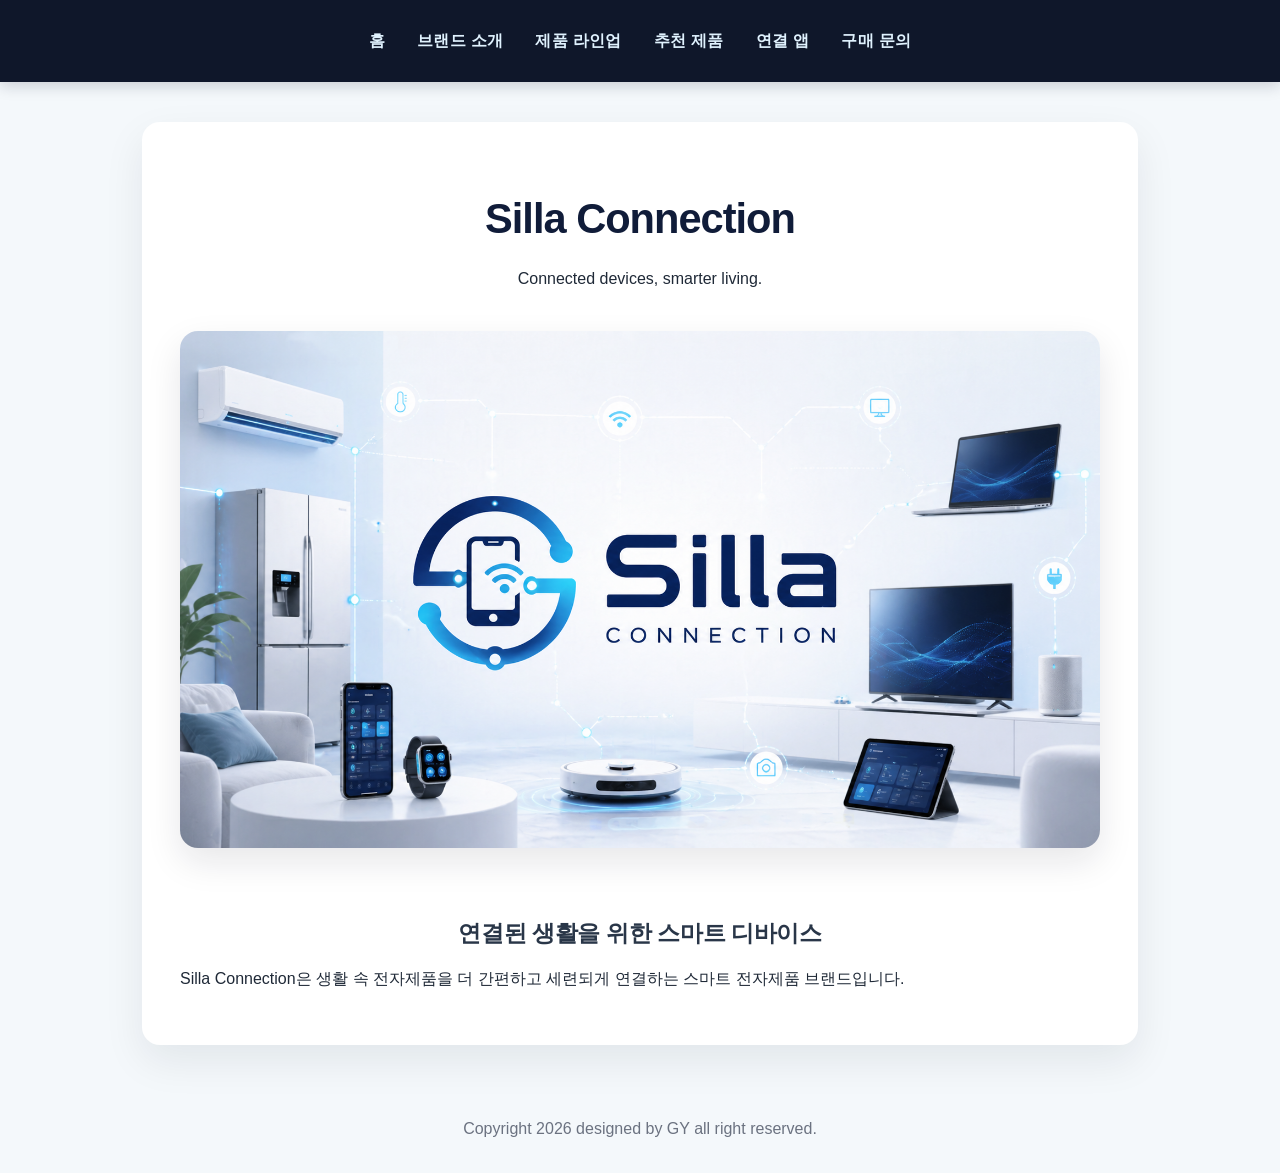
<file: index.html>
<!DOCTYPE html>
<html lang="ko">
<head>
    <meta charset="UTF-8">
    <meta name="viewport" content="width=device-width, initial-scale=1.0">
    <title>신라 커넥션 - 홈</title>
    <link rel="stylesheet" href="style.css">
</head>
<body>
    <nav>
        <a href="index.html">홈</a>
        <a href="about.html">브랜드 소개</a>
        <a href="products.html">제품 라인업</a>
        <a href="recommend.html">추천 제품</a>
        <a href="app.html">연결 앱</a>
        <a href="contact.html">구매 문의</a>
    </nav>
    
    <div class="container">
        <h1>Silla Connection</h1>
        <p style="text-align: center;">Connected devices, smarter living.</p>

        <img src="image/silla_connection_logo.png" alt="Silla Connection 스마트 전자제품 이미지">

        <h2>연결된 생활을 위한 스마트 디바이스</h2>
        <p>
            Silla Connection은 생활 속 전자제품을 더 간편하고 세련되게 연결하는 스마트 전자제품 브랜드입니다.
        </p>
    </div>
    <footer><p>Copyright 2026 designed by GY all right reserved.</p></footer>
</body>
</html>
</file>
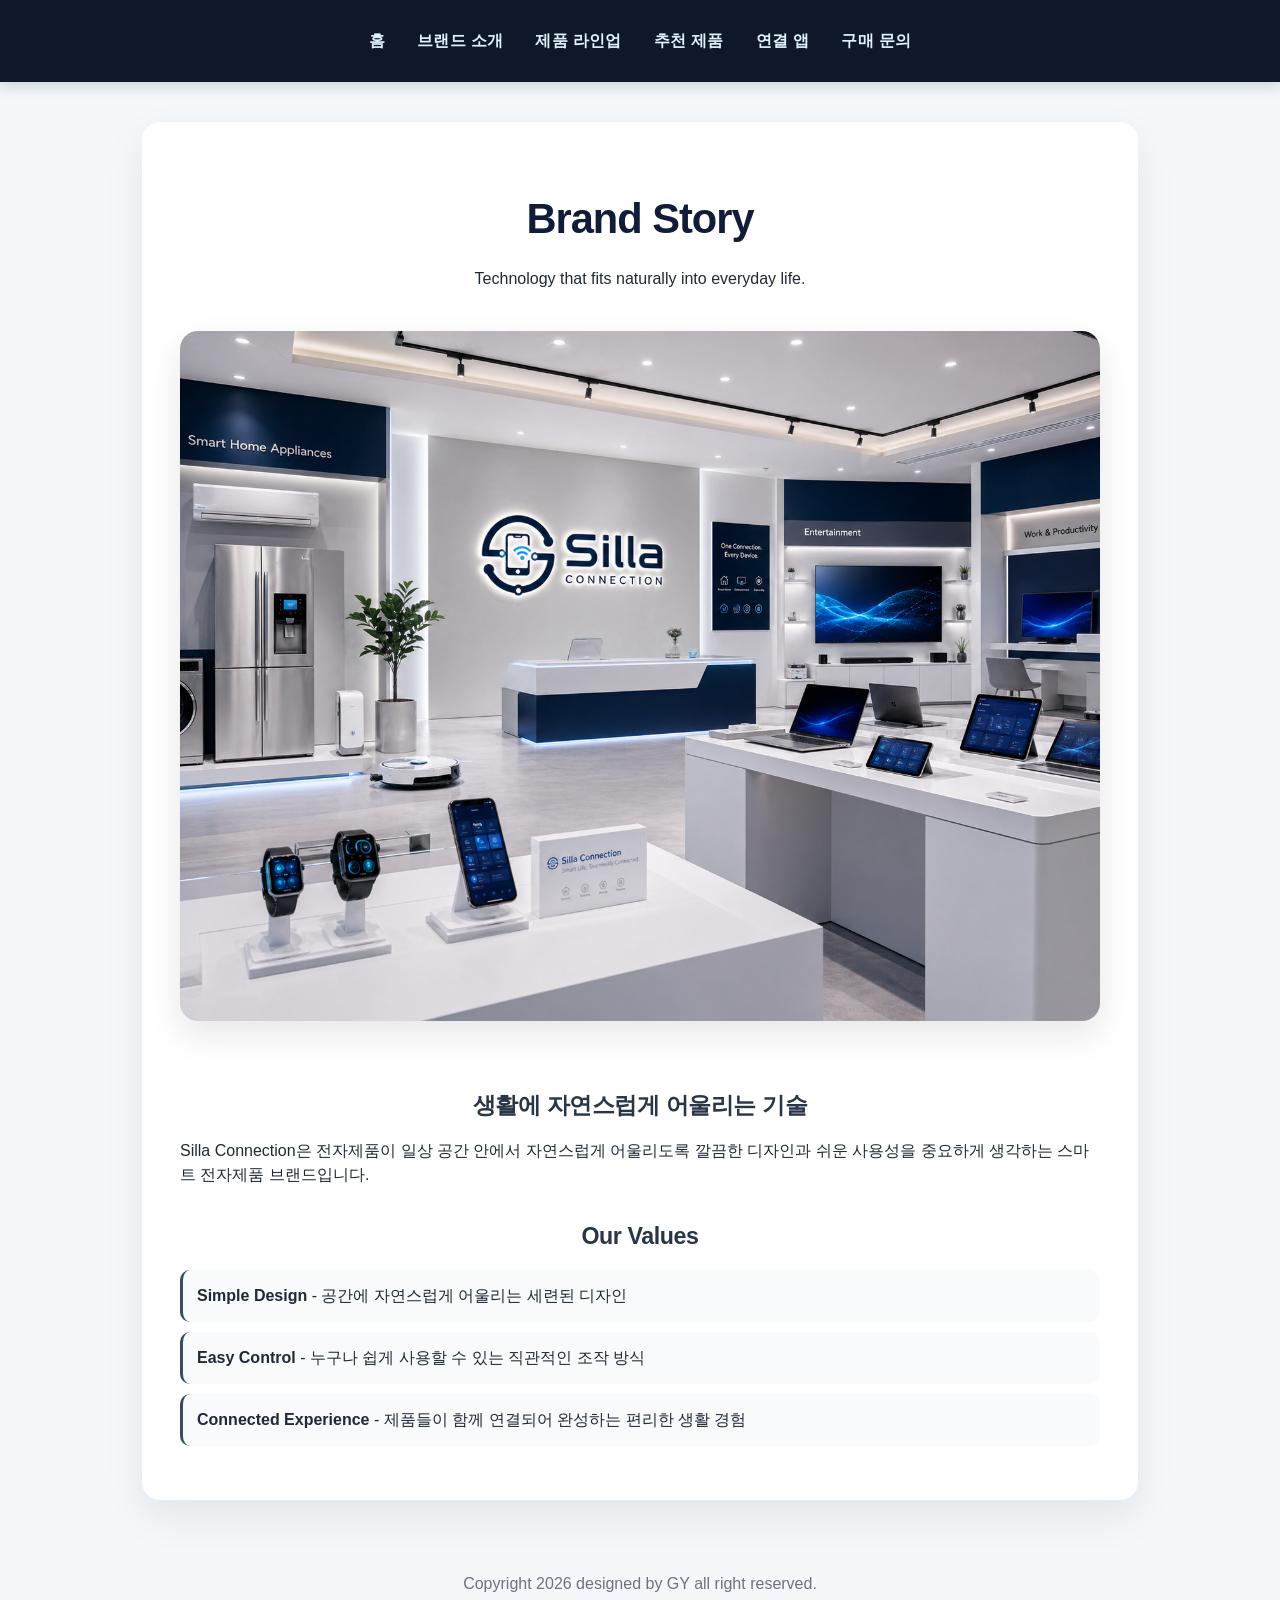
<file: about.html>
<!DOCTYPE html>
<html lang="ko">
<head>
    <meta charset="UTF-8">
    <meta name="viewport" content="width=device-width, initial-scale=1.0">
    <title>신라 커넥션 - 브랜드 소개</title>
    <link rel="stylesheet" href="style.css">
</head>
<body>
    <nav>
        <a href="index.html">홈</a>
        <a href="about.html">브랜드 소개</a>
        <a href="products.html">제품 라인업</a>
        <a href="recommend.html">추천 제품</a>
        <a href="app.html">연결 앱</a>
        <a href="contact.html">구매 문의</a>
    </nav>

    <div class="container">
        <h1>Brand Story</h1>
        <p style="text-align: center;">Technology that fits naturally into everyday life.</p>

        <img src="image/silla_store.png" alt="Silla Connection 오프라인 쇼룸 이미지">

        <h2>생활에 자연스럽게 어울리는 기술</h2>
        <p>
            Silla Connection은 전자제품이 일상 공간 안에서 자연스럽게 어울리도록
            깔끔한 디자인과 쉬운 사용성을 중요하게 생각하는 스마트 전자제품 브랜드입니다.
        </p>

        <h2>Our Values</h2>
        <ul>
            <li><strong>Simple Design</strong> - 공간에 자연스럽게 어울리는 세련된 디자인</li>
            <li><strong>Easy Control</strong> - 누구나 쉽게 사용할 수 있는 직관적인 조작 방식</li>
            <li><strong>Connected Experience</strong> - 제품들이 함께 연결되어 완성하는 편리한 생활 경험</li>
        </ul>

    </div>

    <footer><p>Copyright 2026 designed by GY all right reserved.</p></footer>
</body>
</html>
</file>
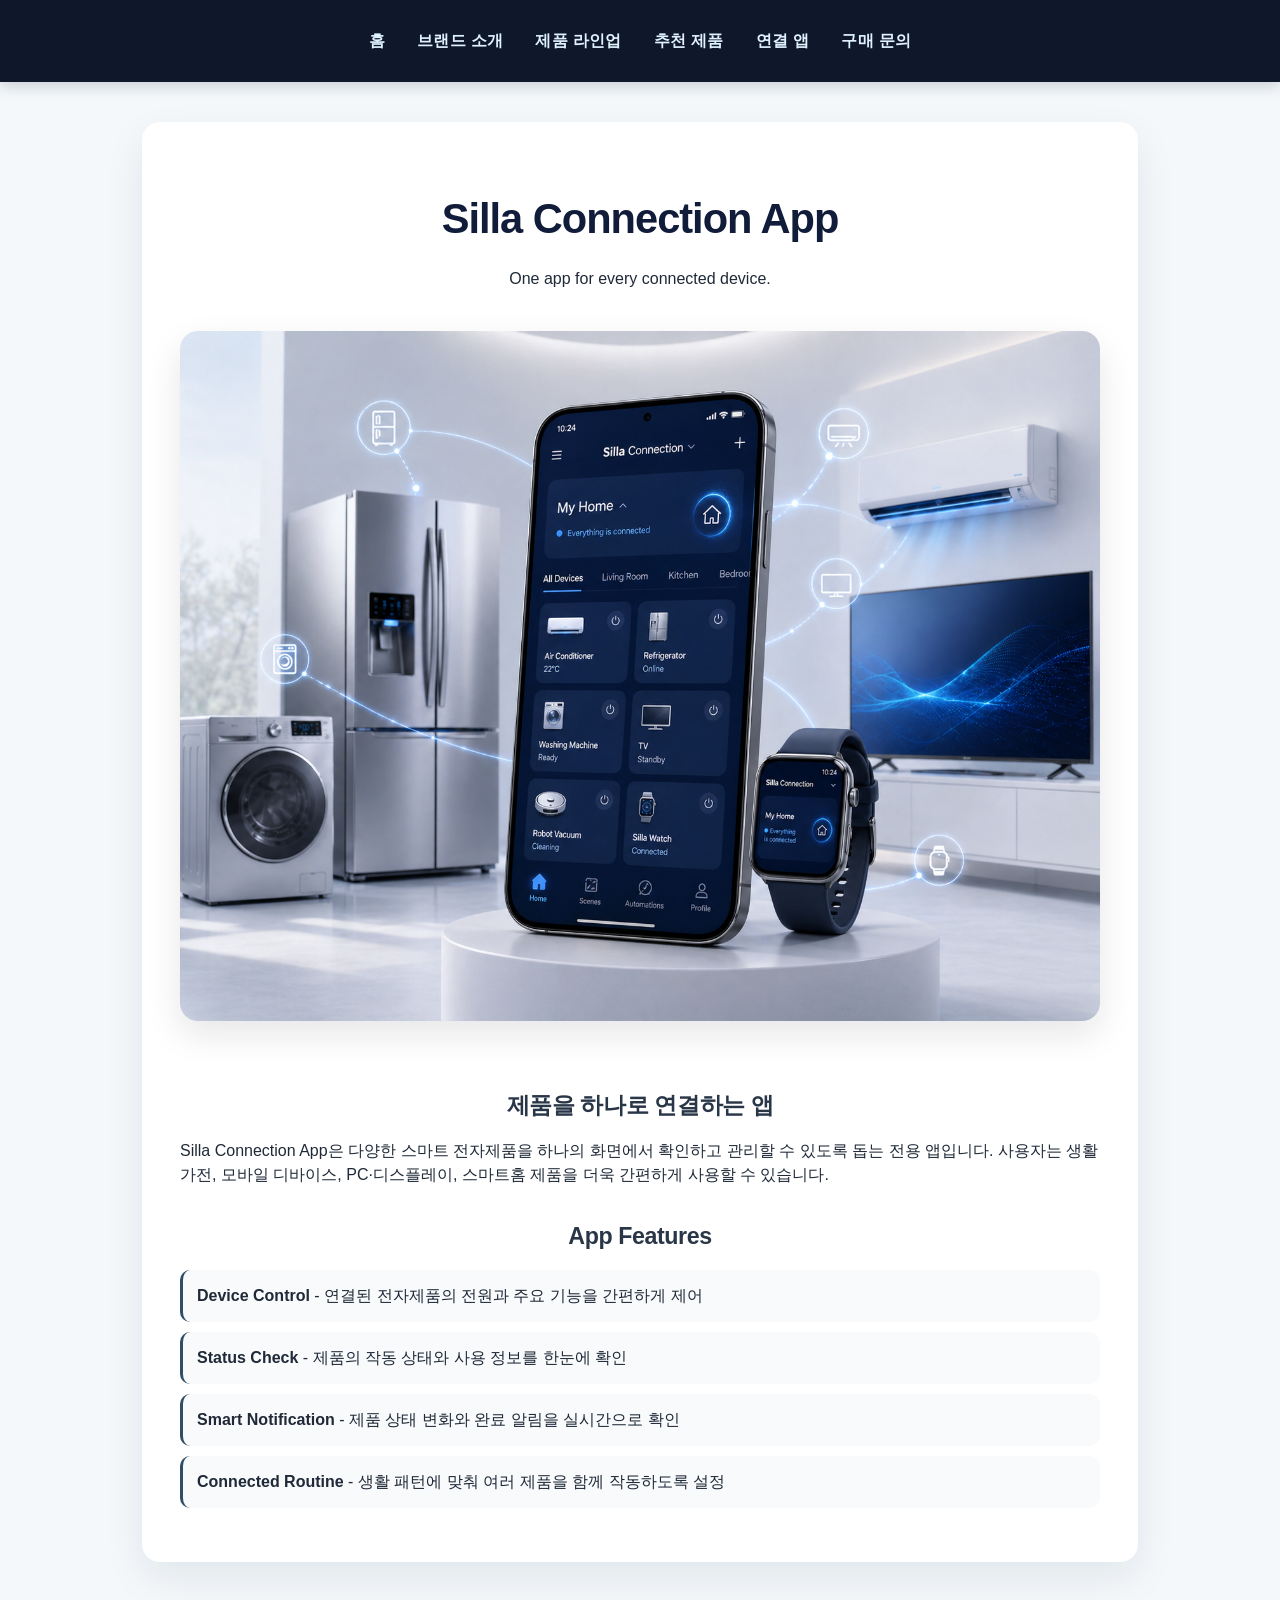
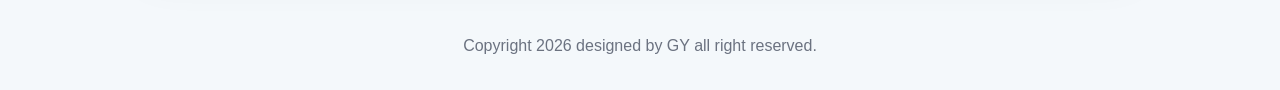
<file: app.html>
<!DOCTYPE html>
<html lang="ko">
<head>
    <meta charset="UTF-8">
    <meta name="viewport" content="width=device-width, initial-scale=1.0">
    <title>신라 커넥션 - 연결 앱</title>
    <link rel="stylesheet" href="style.css">
</head>
<body>
    <nav>
        <a href="index.html">홈</a>
        <a href="about.html">브랜드 소개</a>
        <a href="products.html">제품 라인업</a>
        <a href="recommend.html">추천 제품</a>
        <a href="app.html">연결 앱</a>
        <a href="contact.html">구매 문의</a>
    </nav>

    <div class="container">
        <h1>Silla Connection App</h1>
        <p style="text-align: center;">One app for every connected device.</p>

        <img src="image/silla_app.png" alt="Silla Connection 앱 이미지">

        <h2>제품을 하나로 연결하는 앱</h2>
        <p>
            Silla Connection App은 다양한 스마트 전자제품을 하나의 화면에서 확인하고 관리할 수 있도록 돕는 전용 앱입니다.
            사용자는 생활가전, 모바일 디바이스, PC·디스플레이, 스마트홈 제품을 더욱 간편하게 사용할 수 있습니다.
        </p>

        <h2>App Features</h2>
        <ul>
            <li><strong>Device Control</strong> - 연결된 전자제품의 전원과 주요 기능을 간편하게 제어</li>
            <li><strong>Status Check</strong> - 제품의 작동 상태와 사용 정보를 한눈에 확인</li>
            <li><strong>Smart Notification</strong> - 제품 상태 변화와 완료 알림을 실시간으로 확인</li>
            <li><strong>Connected Routine</strong> - 생활 패턴에 맞춰 여러 제품을 함께 작동하도록 설정</li>
        </ul>
    </div>

    <footer><p>Copyright 2026 designed by GY all right reserved.</p></footer>
</body>
</html>
</file>
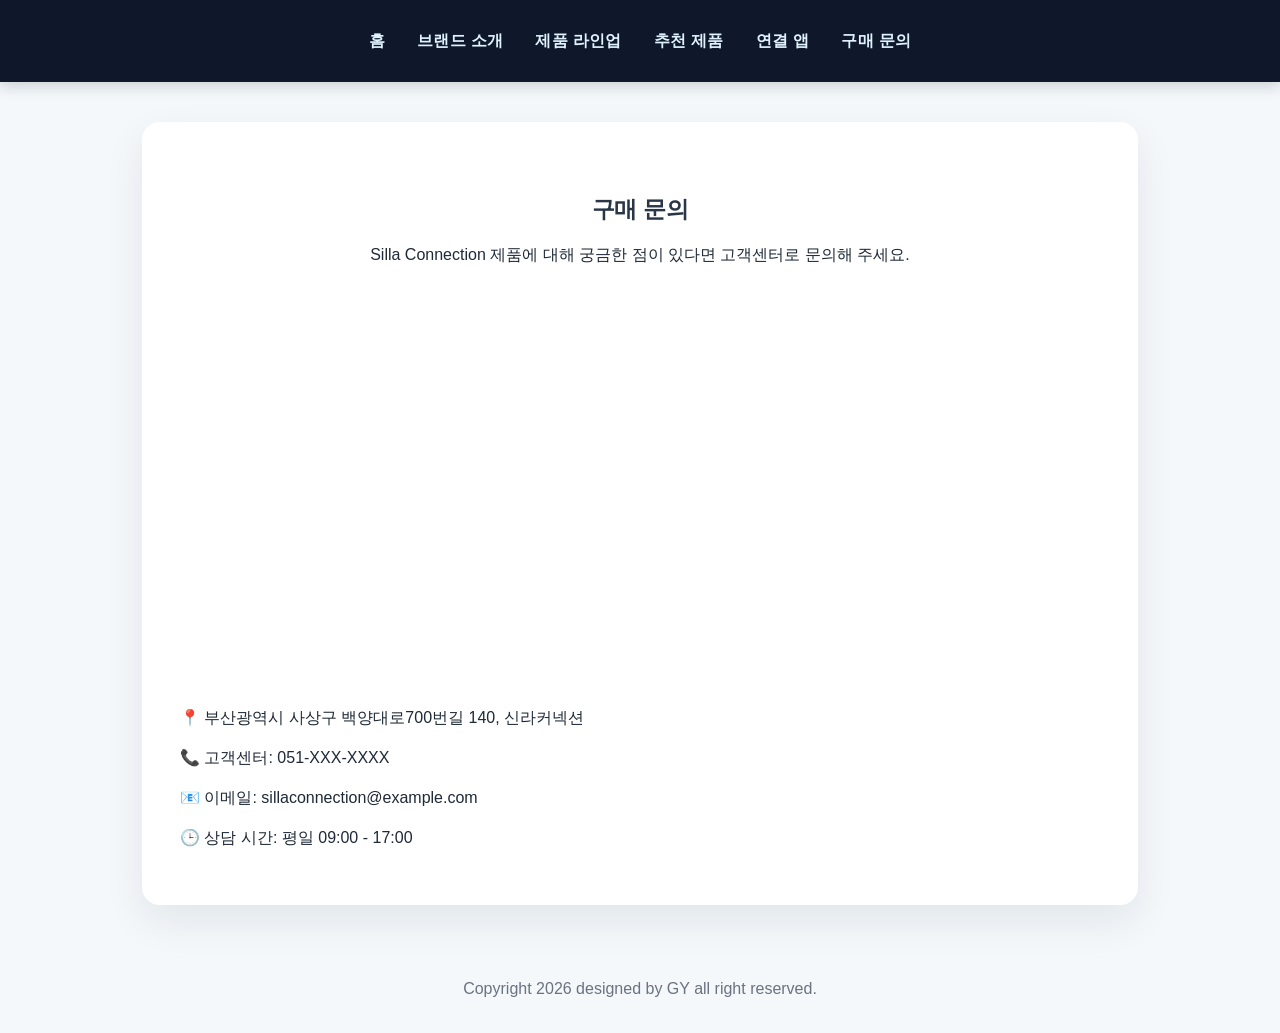
<file: contact.html>
<!DOCTYPE html>
<html lang="ko">
<head>
    <meta charset="UTF-8">
    <meta name="viewport" content="width=device-width, initial-scale=1.0">
    <title>신라 커넥션 - 구매 문의</title>
    <link rel="stylesheet" href="style.css">
</head>
<body>
    <nav>
        <a href="index.html">홈</a>
        <a href="about.html">브랜드 소개</a>
        <a href="products.html">제품 라인업</a>
        <a href="recommend.html">추천 제품</a>
        <a href="app.html">연결 앱</a>
        <a href="contact.html">구매 문의</a>
    </nav>
    <div class="container">
        <h2>구매 문의</h2>
        <p style="text-align: center;">
            Silla Connection 제품에 대해 궁금한 점이 있다면 고객센터로 문의해 주세요.
        </p>
        <iframe src="https://naver.me/GbDqI9w8" width="100%" height="400" style="border:0;" allowfullscreen="" loading="lazy" referrerpolicy="no-referrer-when-downgrade"></iframe>
        <br>
        <p>📍 부산광역시 사상구 백양대로700번길 140, 신라커넥션</p>
        <p>📞 고객센터: 051-XXX-XXXX</p>
        <p>📧 이메일: sillaconnection@example.com</p>
        <p>🕒 상담 시간: 평일 09:00 - 17:00</p>
    </div>
    </div>
    <footer><p>Copyright 2026 designed by GY all right reserved.</p></footer>
</body>
</html>
</file>
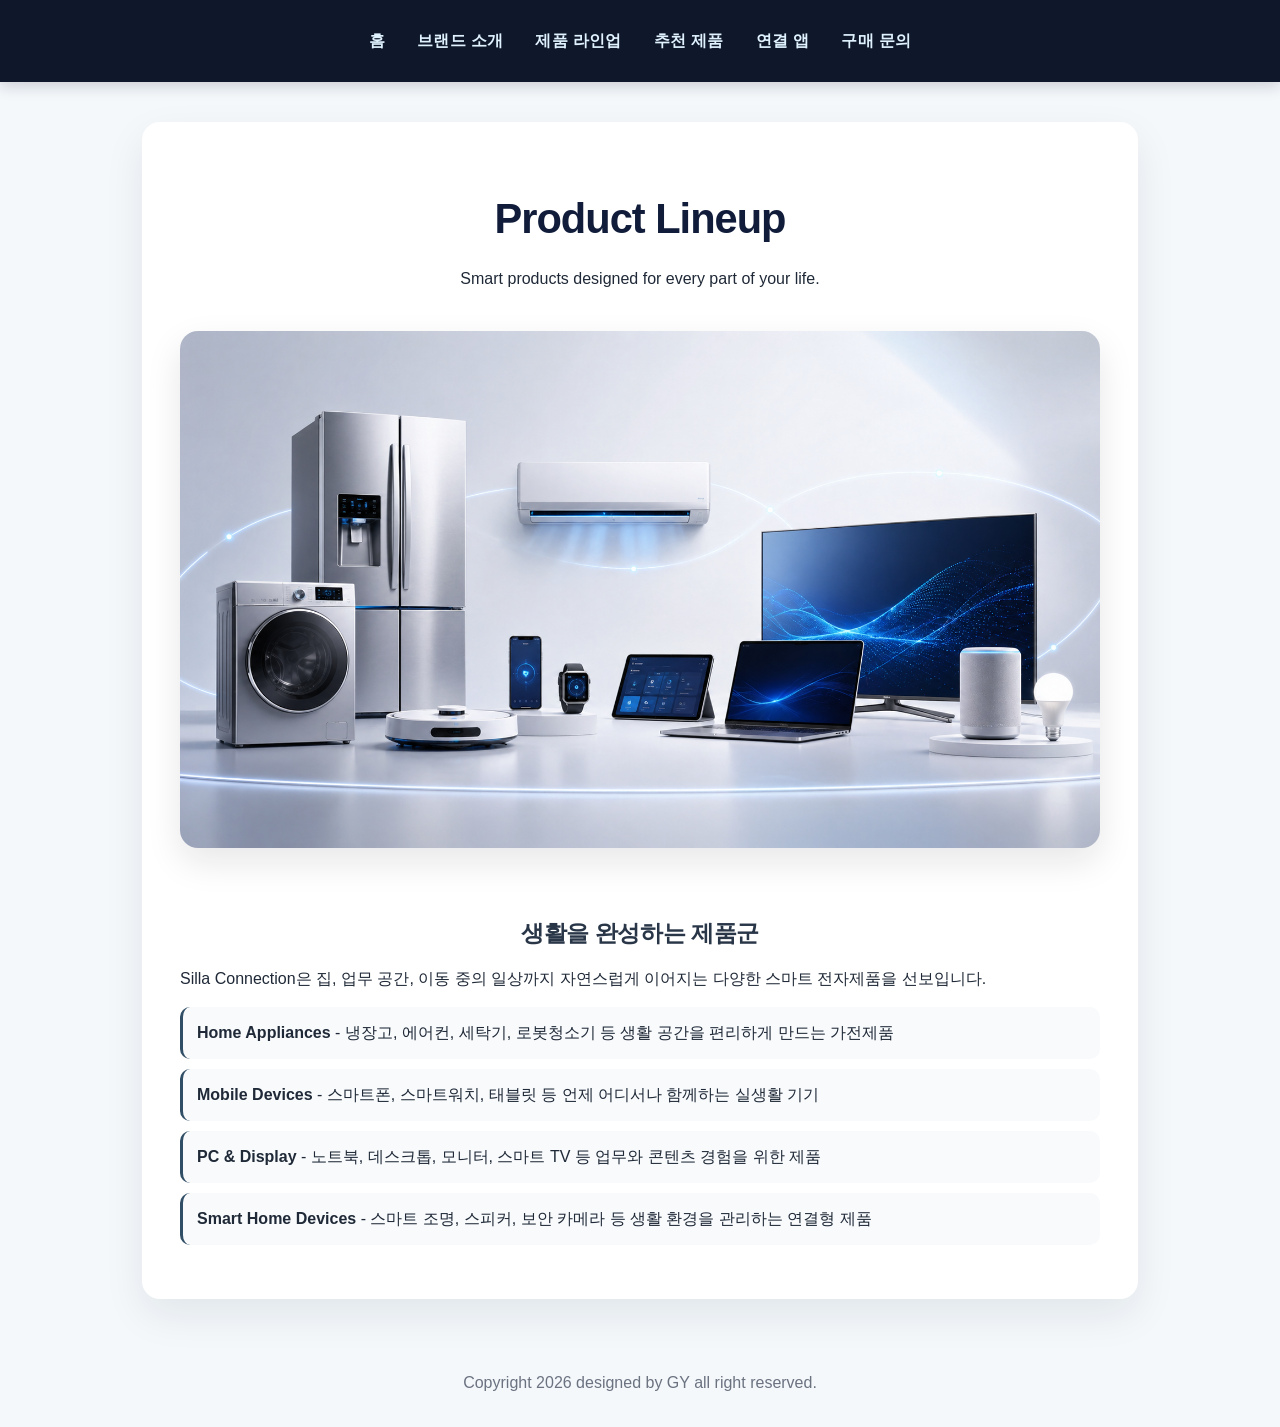
<file: products.html>
<!DOCTYPE html>
<html lang="ko">
<head>
    <meta charset="UTF-8">
    <meta name="viewport" content="width=device-width, initial-scale=1.0">
    <title>신라 커넥션 - 제품 라인업</title>
    <link rel="stylesheet" href="style.css">
</head>
<body>
    <nav>
        <a href="index.html">홈</a>
        <a href="about.html">브랜드 소개</a>
        <a href="products.html">제품 라인업</a>
        <a href="recommend.html">추천 제품</a>
        <a href="app.html">연결 앱</a>
        <a href="contact.html">구매 문의</a>
    </nav>

    <div class="container">
        <h1>Product Lineup</h1>
        <p style="text-align: center;">Smart products designed for every part of your life.</p>

        <img src="image/product_lineup.png" alt="Silla Connection 제품 라인업 이미지">

        <h2>생활을 완성하는 제품군</h2>
        <p>
            Silla Connection은 집, 업무 공간, 이동 중의 일상까지 자연스럽게 이어지는 다양한 스마트 전자제품을 선보입니다.
        </p>

        <ul>
            <li><strong>Home Appliances</strong> - 냉장고, 에어컨, 세탁기, 로봇청소기 등 생활 공간을 편리하게 만드는 가전제품</li>
            <li><strong>Mobile Devices</strong> - 스마트폰, 스마트워치, 태블릿 등 언제 어디서나 함께하는 실생활 기기</li>
            <li><strong>PC & Display</strong> - 노트북, 데스크톱, 모니터, 스마트 TV 등 업무와 콘텐츠 경험을 위한 제품</li>
            <li><strong>Smart Home Devices</strong> - 스마트 조명, 스피커, 보안 카메라 등 생활 환경을 관리하는 연결형 제품</li>
        </ul>
    </div>

    <footer><p>Copyright 2026 designed by GY all right reserved.</p></footer>
</body>
</html>
</file>
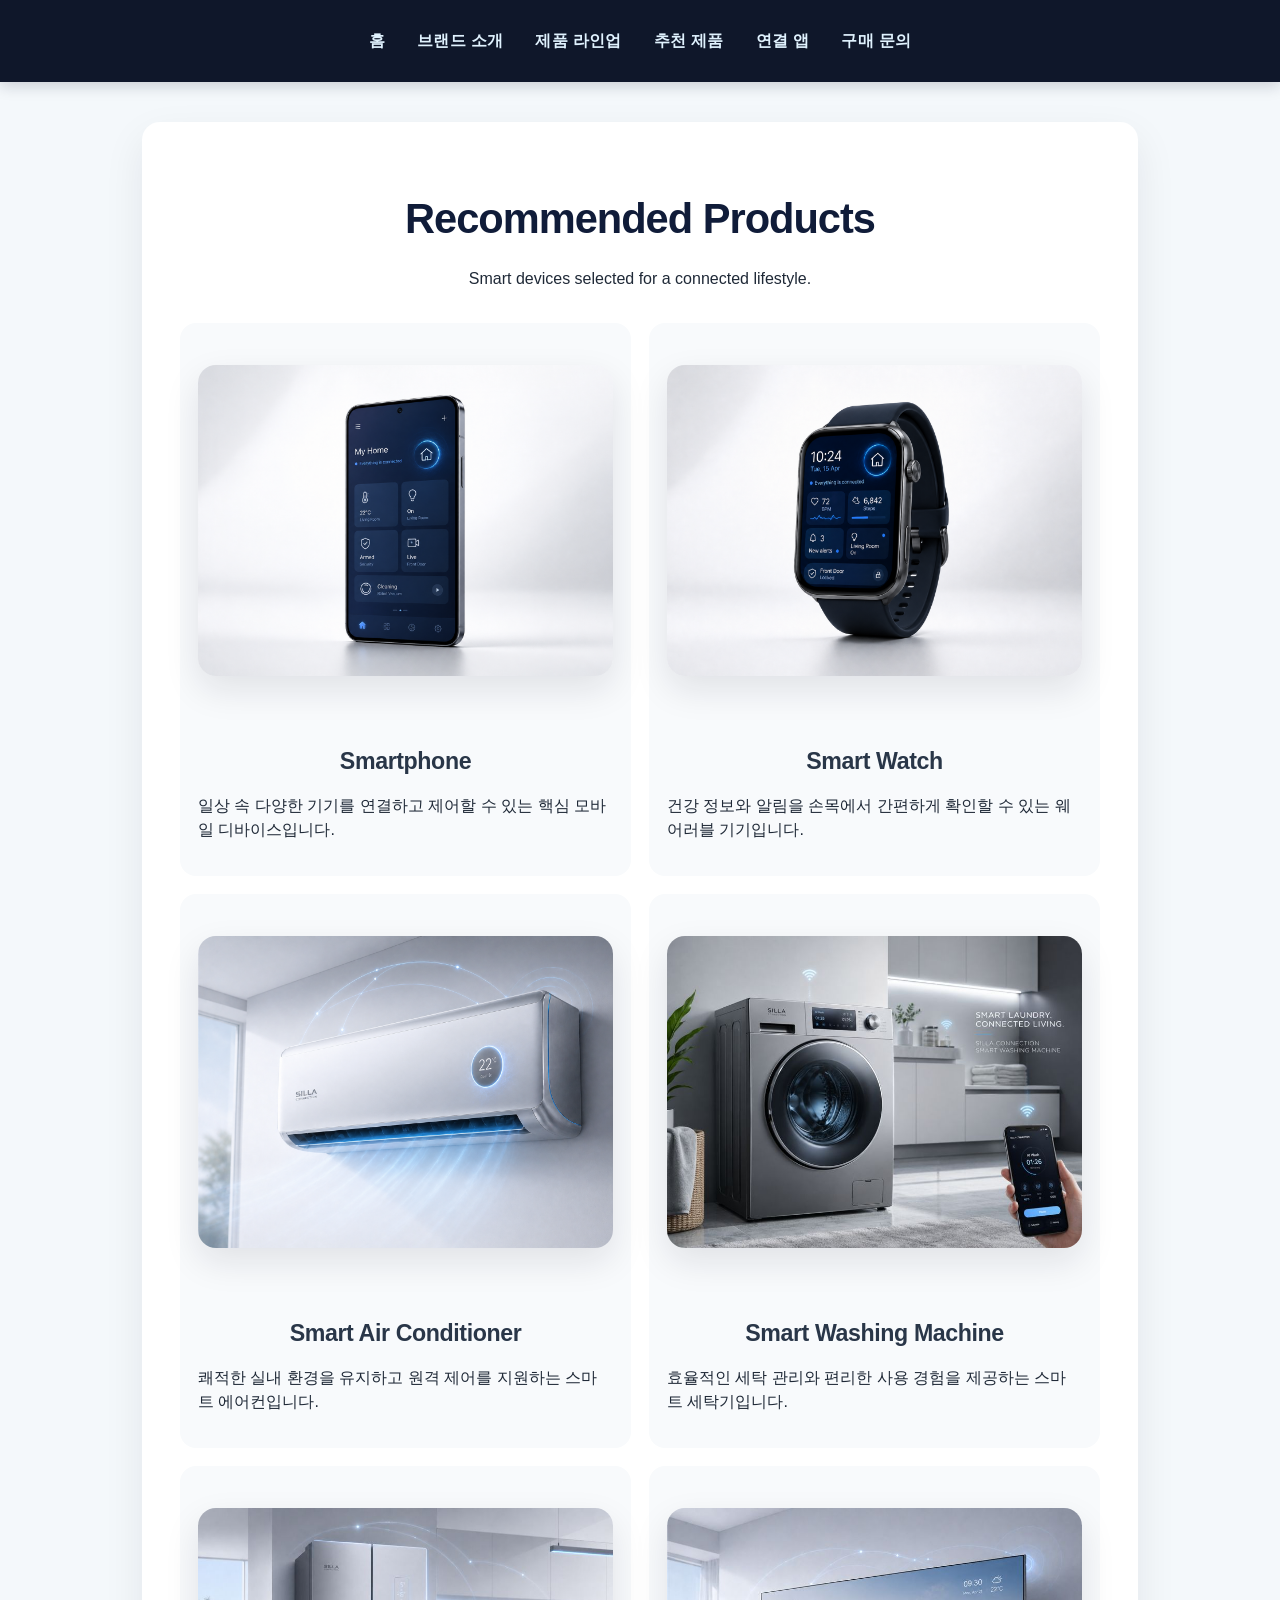
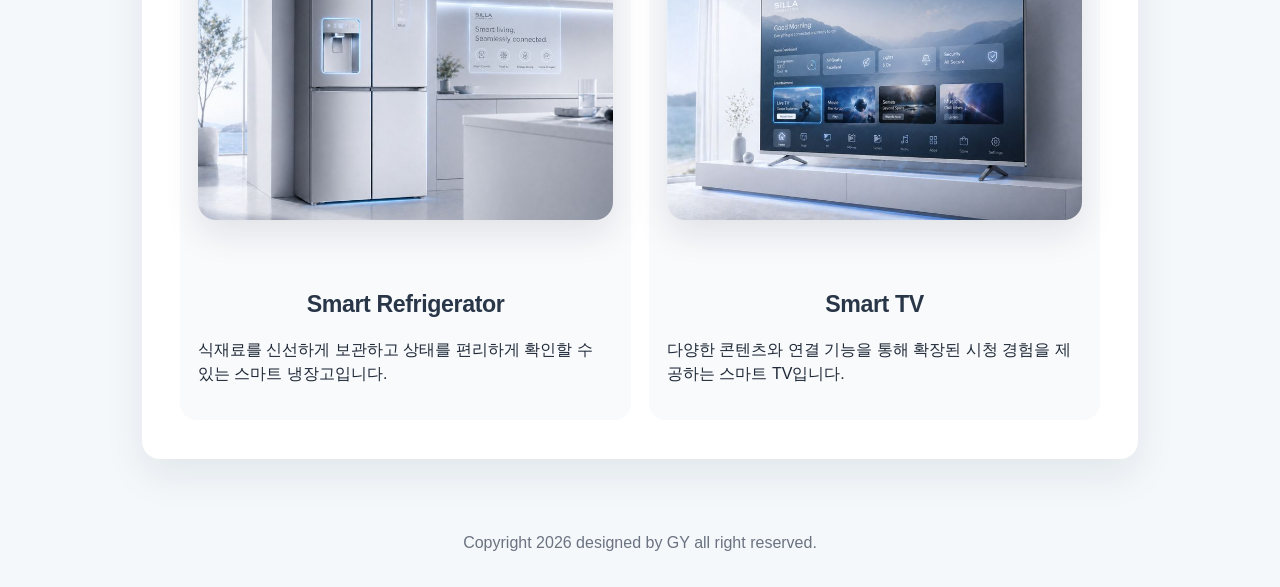
<file: recommend.html>
<!DOCTYPE html>
<html lang="ko">
<head>
    <meta charset="UTF-8">
    <meta name="viewport" content="width=device-width, initial-scale=1.0">
    <title>신라 커넥션 - 추천 제품</title>
    <link rel="stylesheet" href="style.css">
</head>
<body>
    <nav>
        <a href="index.html">홈</a>
        <a href="about.html">브랜드 소개</a>
        <a href="products.html">제품 라인업</a>
        <a href="recommend.html">추천 제품</a>
        <a href="app.html">연결 앱</a>
        <a href="contact.html">구매 문의</a>
    </nav>

    <div class="container">
        <h1>Recommended Products</h1>
        <p style="text-align: center;">Smart devices selected for a connected lifestyle.</p>

        <div style="display: flex; gap: 18px; flex-wrap: wrap; margin-top: 2rem;">

            <div style="flex: 1 1 calc(33.333% - 18px); min-width: 260px; background: #f8fafc; padding: 18px; border-radius: 16px;">
                <img src="image/smartphone.png" alt="Silla Connection 스마트폰 이미지">
                <h2>Smartphone</h2>
                <p>일상 속 다양한 기기를 연결하고 제어할 수 있는 핵심 모바일 디바이스입니다.</p>
            </div>

            <div style="flex: 1 1 calc(33.333% - 18px); min-width: 260px; background: #f8fafc; padding: 18px; border-radius: 16px;">
                <img src="image/smart_watch.png" alt="Silla Connection 스마트워치 이미지">
                <h2>Smart Watch</h2>
                <p>건강 정보와 알림을 손목에서 간편하게 확인할 수 있는 웨어러블 기기입니다.</p>
            </div>

            <div style="flex: 1 1 calc(33.333% - 18px); min-width: 260px; background: #f8fafc; padding: 18px; border-radius: 16px;">
                <img src="image/smart_airconditioner.png" alt="Silla Connection 스마트 에어컨 이미지">
                <h2>Smart Air Conditioner</h2>
                <p>쾌적한 실내 환경을 유지하고 원격 제어를 지원하는 스마트 에어컨입니다.</p>
            </div>

            <div style="flex: 1 1 calc(33.333% - 18px); min-width: 260px; background: #f8fafc; padding: 18px; border-radius: 16px;">
                <img src="image/smart_washing_machine.png" alt="Silla Connection 스마트 세탁기 이미지">
                <h2>Smart Washing Machine</h2>
                <p>효율적인 세탁 관리와 편리한 사용 경험을 제공하는 스마트 세탁기입니다.</p>
            </div>

            <div style="flex: 1 1 calc(33.333% - 18px); min-width: 260px; background: #f8fafc; padding: 18px; border-radius: 16px;">
                <img src="image/smart_refrigerator.png" alt="Silla Connection 스마트 냉장고 이미지">
                <h2>Smart Refrigerator</h2>
                <p>식재료를 신선하게 보관하고 상태를 편리하게 확인할 수 있는 스마트 냉장고입니다.</p>
            </div>

            <div style="flex: 1 1 calc(33.333% - 18px); min-width: 260px; background: #f8fafc; padding: 18px; border-radius: 16px;">
                <img src="image/smart_tv.png" alt="Silla Connection 스마트 TV 이미지">
                <h2>Smart TV</h2>
                <p>다양한 콘텐츠와 연결 기능을 통해 확장된 시청 경험을 제공하는 스마트 TV입니다.</p>
            </div>

        </div>
    </div>

    <footer><p>Copyright 2026 designed by GY all right reserved.</p></footer>
</body>
</html>
</file>
<file: style.css>
/* 테마 설정 */
body {
    font-family: "Avenir Next", "Malgun Gothic", sans-serif;
    margin: 0;
    padding: 0;
    background-color: #f4f8fb;
    color: #1f2937;
    line-height: 1.5;
}


/* 네비게이션 */
nav {
    background: #0f172a;
    padding: 24px;
    text-align: center;
    position: sticky;
    top: 0;
    z-index: 1000;
    display: flex;
    flex-wrap: wrap;
    justify-content: center;
    box-shadow: 0 4px 14px rgba(15, 23, 42, 0.18);
}

nav a {
    color: #e0f2fe;
    margin: 5px 16px;
    text-decoration: none;
    font-weight: bold;
    letter-spacing: 0.3px;
}


nav a:hover {
    color: #7b9dd9;
    text-decoration: underline;
}

/* 컨테이너 */
.container {
    width: 90%;
    max-width: 920px;
    margin: 2.5rem auto;
    padding: 2.4rem;
    background: #ffffff;
    border-radius: 18px;
    box-shadow: 0 16px 40px rgba(17, 24, 39, 0.08);
}

/* 개요 */
h1 {
    color: #101c39;
    text-align: center;
    font-size: 2.6rem;
    font-weight: 700;
    letter-spacing: -1px;
    margin-bottom: 0.4rem;
}

h2 {
    color: #293648;
    text-align: center;
    font-size: 1.45rem;
    font-weight: 600;
    letter-spacing: -0.4px;
    margin-top: 2rem;
    margin-bottom: 0.8rem;
}


p {
    font-size: 1rem;
}

/* 목록 */
ul {
    list-style: none;
    padding: 0;
}

li {
    background: #f8fafc;
    margin: 10px 0;
    padding: 14px;
    border-left: 3px solid #304e66;
    border-radius: 10px;
}

/* 이미지 */
img {
    width: 100%;
    border-radius: 18px;
    margin: 1.5rem 0 1.8rem 0;
    box-shadow: 0 14px 35px rgba(17, 24, 39, 0.10);
}

/* 푸터 */
footer {
    text-align: center;
    padding: 1rem;
    font-size: 0.8rem;
    color: #6b7280;
}
</file>
